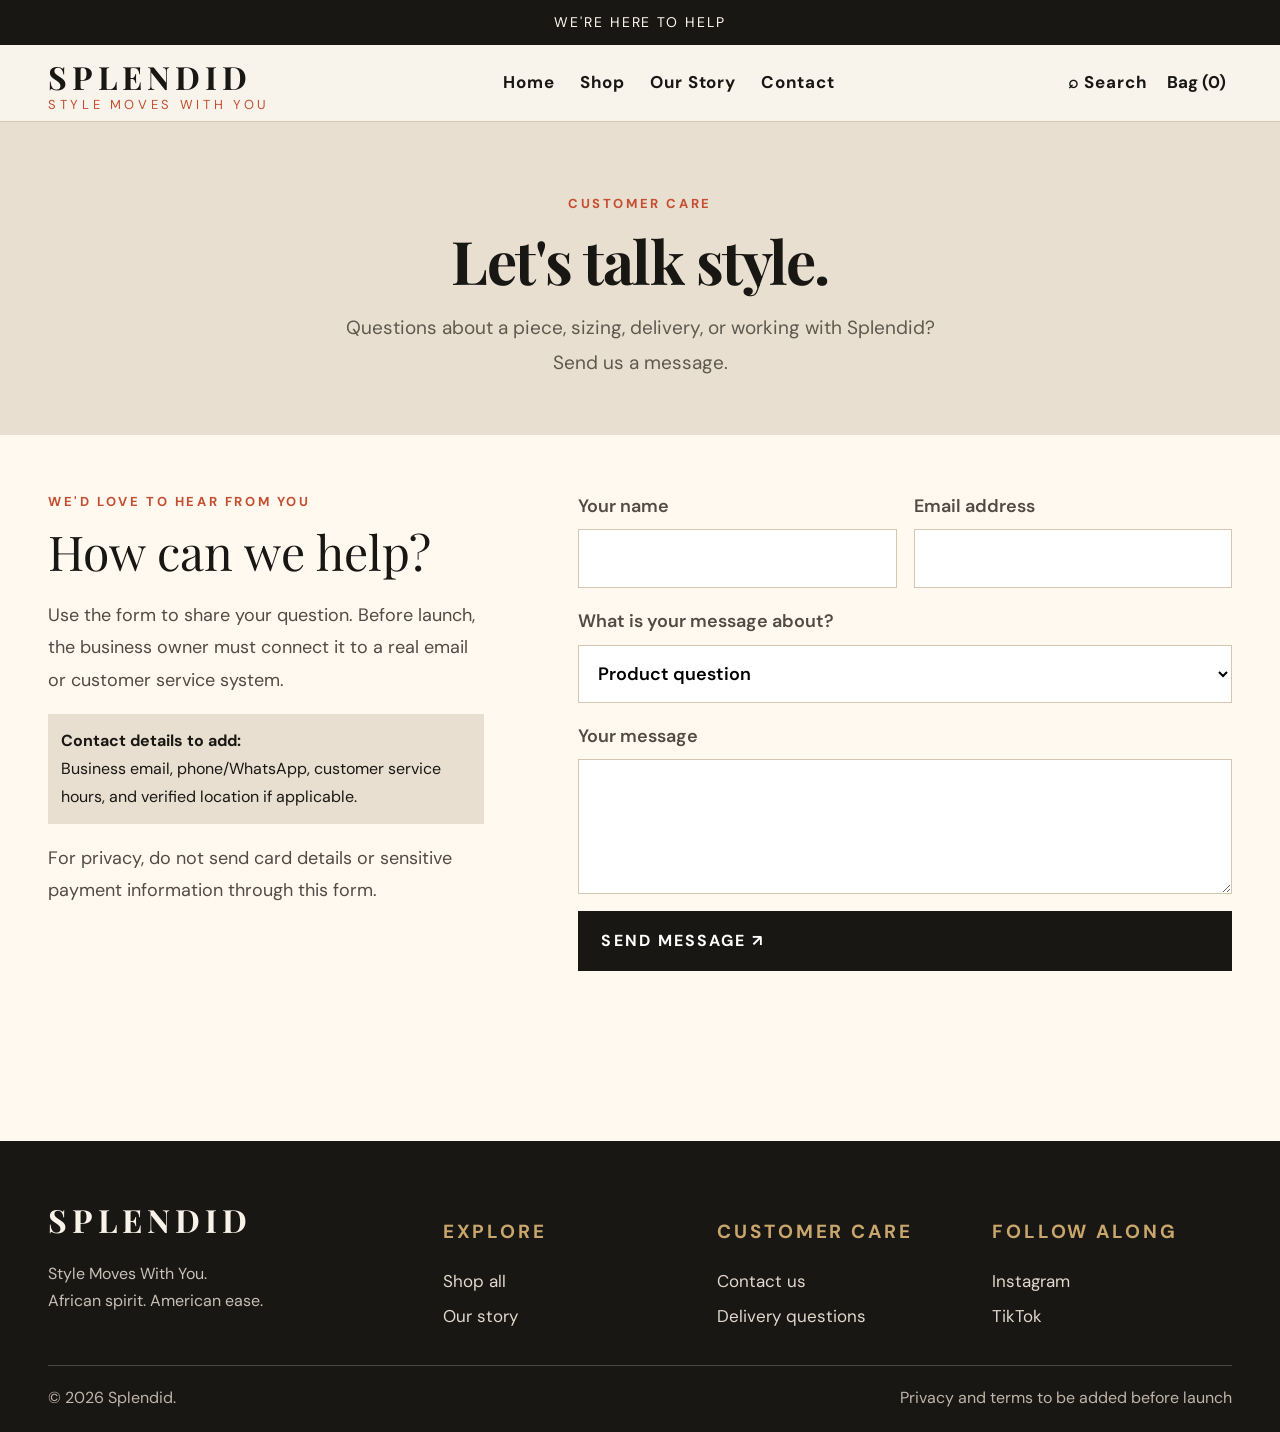
<file: contact.html>
<!doctype html><html lang="en"><head><meta charset="utf-8"><meta name="viewport" content="width=device-width,initial-scale=1"><title>Contact Splendid | Customer Care</title><meta name="description" content="Contact Splendid with questions about products, sizing, orders, or the collection."><meta name="robots" content="index,follow"><link rel="stylesheet" href="assets/style.css?v=20261111e"><script defer src="assets/app.js?v=20261111e"></script><script defer src="assets/site.js"></script></head><body><div class="announcement">WE'RE HERE TO HELP</div><header class="header"><nav class="nav"><button class="menu-toggle" aria-label="Open navigation">☰</button><a class="logo" href="index.html">SPLENDID<small>STYLE MOVES WITH YOU</small></a><div class="navlinks"><a href="index.html">Home</a><a href="shop.html">Shop</a><a href="about.html">Our Story</a><a href="contact.html">Contact</a></div><div class="navtools"><a href="shop.html">⌕ Search</a><button data-open-cart>Bag (<span data-cart-count>0</span>)</button></div></nav><div class="mobile-menu"><a href="index.html">Home</a><a href="shop.html">Shop all</a><a href="about.html">Our story</a><a href="contact.html">Contact</a></div></header><main><section class="page-hero"><div class="eyebrow">Customer care</div><h1 class="page-title">Let's talk style.</h1><p>Questions about a piece, sizing, delivery, or working with Splendid? Send us a message.</p></section><section class="container contact-layout"><div class="contact-copy"><div class="eyebrow">We'd love to hear from you</div><h2>How can we help?</h2><p class="muted">Use the form to share your question. Before launch, the business owner must connect it to a real email or customer service system.</p><div class="notice"><strong>Contact details to add:</strong><br>Business email, phone/WhatsApp, customer service hours, and verified location if applicable.</div><p class="muted" style="font-size:12px">For privacy, do not send card details or sensitive payment information through this form.</p></div><div><form class="contact-form" data-contact-form><div class="field"><label for="name">Your name</label><input id="name" name="name" autocomplete="name" required></div><div class="field"><label for="email">Email address</label><input id="email" name="email" type="email" autocomplete="email" required></div><div class="field full"><label for="topic">What is your message about?</label><select id="topic" name="topic"><option>Product question</option><option>Sizing and fit</option><option>Delivery or returns</option><option>Order support</option><option>Partnership</option><option>Other</option></select></div><div class="field full"><label for="message">Your message</label><textarea id="message" name="message" required></textarea></div><div class="field full"><button class="button" type="submit">Send message ↗</button><p class="form-note" data-form-note aria-live="polite"></p></div></form></div></section></main><footer class="footer"><div class="container"><div class="footer-main"><div class="footer-brand"><a class="logo" href="index.html">SPLENDID</a><p>Style Moves With You.<br>African spirit. American ease.</p></div><div><h4>Explore</h4><div class="footer-links"><a href="shop.html">Shop all</a><a href="about.html">Our story</a></div></div><div><h4>Customer care</h4><div class="footer-links"><a href="contact.html">Contact us</a><a href="contact.html">Delivery questions</a></div></div><div><h4>Follow along</h4><div class="footer-links"><a href="#">Instagram</a><a href="#">TikTok</a></div></div></div><div class="footer-bottom"><span>© <span data-year>2026</span> Splendid.</span><span>Privacy and terms to be added before launch</span></div></div></footer><div class="cart-panel" data-cart-panel role="dialog" aria-modal="true" aria-label="Shopping bag"><div class="cart-inner"><div class="cart-head"><h2>Your bag</h2><button class="cart-close" data-close-cart>×</button></div><div data-cart-items></div><div class="cart-total"><span>Subtotal</span><span data-cart-total>₦0</span></div><p class="cart-note">Demo only. Checkout is not connected.</p></div></div></body></html>
</file>
<file: assets/style.css>
@import url('https://fonts.googleapis.com/css2?family=DM+Sans:wght@400;500;600;700&family=Playfair+Display:wght@500;600;700&display=swap');
:root{--ink:#20201e;--paper:#f8f4ec;--white:#fffdf8;--clay:#b9573d;--gold:#c9a66b;--olive:#606b4c;--muted:#706d65;--line:#e3dbce;--serif:'Playfair Display',Georgia,serif;--sans:'DM Sans',Arial,sans-serif}*{box-sizing:border-box}html{scroll-behavior:smooth}body{margin:0;background:var(--paper);color:var(--ink);font-family:var(--sans);line-height:1.55}img{display:block;width:100%;object-fit:cover}a{color:inherit;text-decoration:none}button,input,select,textarea{font:inherit}button,.button{cursor:pointer}.announcement{background:var(--ink);color:#fff8ed;text-align:center;font-size:11px;letter-spacing:.14em;text-transform:uppercase;padding:10px 14px}.header{position:sticky;top:0;z-index:10;background:rgba(248,244,236,.96);backdrop-filter:blur(10px);border-bottom:1px solid var(--line)}.nav{max-width:1240px;margin:auto;min-height:76px;padding:0 28px;display:flex;align-items:center;justify-content:space-between;gap:20px}.logo{font:600 27px var(--serif);letter-spacing:.15em}.logo small{display:block;font:10px var(--sans);letter-spacing:.28em;text-align:center;color:var(--clay);margin-top:-5px}.navlinks,.navtools{display:flex;align-items:center;gap:25px;font-size:12px;letter-spacing:.06em}.navlinks a:hover,.footer a:hover{color:var(--clay)}.navtools{gap:14px}.navtools button{border:0;background:none;color:var(--ink)}.menu-toggle{display:none;border:0;background:none;font-size:23px}.mobile-menu{display:none;padding:12px 25px 22px;gap:16px}.container{max-width:1240px;margin:auto;padding-left:28px;padding-right:28px}.eyebrow{font-size:10px;letter-spacing:.2em;text-transform:uppercase;color:var(--clay);font-weight:700}.hero{display:grid;grid-template-columns: .9fr 1.1fr;min-height:590px;background:#e8dfd0}.hero-copy{padding:clamp(36px,7vw,100px);display:flex;flex-direction:column;align-items:flex-start;justify-content:center}.hero h1{font:600 clamp(45px,6vw,78px)/1.04 var(--serif);letter-spacing:-.04em;margin:18px 0}.hero p{max-width:400px;color:#514e48;font-size:15px;margin:0 0 26px}.hero-image{min-height:520px;position:relative}.hero-image img{height:100%;position:absolute;inset:0}.button{display:inline-flex;align-items:center;gap:22px;background:var(--ink);color:#fffaf2;padding:14px 20px;font-size:11px;text-transform:uppercase;letter-spacing:.13em;border:1px solid var(--ink);transition:.2s}.button:hover{background:var(--clay);border-color:var(--clay)}.button.light{background:var(--paper);color:var(--ink);border-color:var(--paper)}.section{padding-top:76px;padding-bottom:24px}.section-head{display:flex;justify-content:space-between;align-items:end;gap:20px;margin-bottom:25px}.section-head h2,.page-title{font:600 clamp(32px,4vw,48px)/1.12 var(--serif);margin:8px 0 0;letter-spacing:-.025em}.text-link{font-size:12px;border-bottom:1px solid var(--clay);padding-bottom:5px}.categories{display:grid;grid-template-columns:repeat(4,1fr);gap:14px}.category-card{position:relative;min-height:320px;overflow:hidden;background:#ddd}.category-card img{height:320px;transition:transform .5s}.category-card:hover img{transform:scale(1.04)}.category-label{position:absolute;inset:auto 0 0;padding:40px 18px 18px;color:white;background:linear-gradient(transparent,rgba(0,0,0,.72));display:flex;flex-direction:column;font-size:11px;gap:4px}.category-label strong{font:24px var(--serif)}.product-grid{display:grid;grid-template-columns:repeat(4,minmax(0,1fr));gap:18px}.product-card{min-width:0}.product-image{position:relative;background:#e8e1d5;overflow:hidden;aspect-ratio:3/4}.product-image img{height:100%;transition:transform .4s}.product-card:hover .product-image img{transform:scale(1.035)}.tag{position:absolute;left:10px;top:10px;background:var(--paper);padding:5px 8px;font-size:9px;text-transform:uppercase;letter-spacing:.1em}.product-meta{padding:11px 0}.product-meta h3{font-size:13px;font-weight:500;margin:0 0 4px}.product-meta p{font-size:12px;color:var(--muted);margin:0}.editorial{display:grid;grid-template-columns:1.05fr .95fr;background:var(--olive);color:white;min-height:380px}.editorial img{height:100%;min-height:380px}.editorial-copy{padding:clamp(30px,6vw,76px);display:flex;flex-direction:column;align-items:flex-start;justify-content:center}.editorial-copy h2{font:600 clamp(35px,4.5vw,58px)/1.08 var(--serif);margin:14px 0}.editorial-copy p{max-width:400px;color:#f1eee6;font-size:14px;margin:0 0 22px}.benefits{display:grid;grid-template-columns:repeat(4,1fr);border-top:1px solid var(--line);border-bottom:1px solid var(--line)}.benefit{padding:23px 15px;border-right:1px solid var(--line)}.benefit:last-child{border:0}.benefit strong,.benefit span{display:block}.benefit strong{font:18px var(--serif)}.benefit span{font-size:11px;color:var(--muted);margin-top:4px}.newsletter{display:flex;justify-content:space-between;align-items:center;gap:25px;background:#e9dfd0;padding:30px}.newsletter h3{font:26px var(--serif);margin:0 0 5px}.newsletter-form{display:flex;max-width:460px;width:100%}.newsletter-form input{min-width:0;flex:1;background:transparent;border:0;border-bottom:1px solid #a99c8a;padding:12px 4px;outline:none}.newsletter-form button{border:0;background:var(--ink);color:white;padding:0 16px;font-size:11px;text-transform:uppercase;letter-spacing:.1em}.footer{background:var(--ink);color:#f8f2e8;margin-top:70px;padding:55px 0 20px}.footer-main{display:grid;grid-template-columns:1.5fr repeat(3,1fr);gap:35px}.footer-brand p{font-size:12px;color:#c7c0b5}.footer h4{font-size:10px;text-transform:uppercase;letter-spacing:.15em;color:#c9a66b}.footer-links{display:grid;gap:9px;font-size:12px;color:#e1d9cc}.footer-bottom{border-top:1px solid #4a4842;margin-top:35px;padding-top:18px;display:flex;justify-content:space-between;gap:15px;color:#bdb5a8;font-size:10px}.page-hero{padding:70px 28px 55px;text-align:center;background:#e9dfd0}.page-hero p{max-width:600px;margin:14px auto 0;color:#5e594f}.shop-tools{display:flex;justify-content:space-between;align-items:center;gap:15px;margin:28px 0}.filters{display:flex;gap:8px;flex-wrap:wrap}.filter-btn{background:transparent;border:1px solid var(--line);padding:9px 13px;font-size:11px}.filter-btn.active,.filter-btn:hover{background:var(--ink);color:white;border-color:var(--ink)}select{background:var(--paper);border:1px solid var(--line);padding:10px;font-size:11px}.shop-grid{padding-bottom:60px}.product-detail{display:grid;grid-template-columns:1.05fr .95fr;gap:7%;padding-top:55px;padding-bottom:65px}.product-detail-image{aspect-ratio:4/5;background:#e7dfd3}.product-detail-image img{height:100%}.product-detail-copy{padding-top:25px}.product-detail-copy h1{font:600 clamp(34px,4vw,50px)/1.1 var(--serif);margin:12px 0}.price{font-size:16px;margin:12px 0 22px}.muted{color:var(--muted)}.option-label{font-size:11px;text-transform:uppercase;letter-spacing:.1em;margin:25px 0 9px}.swatches,.sizes{display:flex;gap:8px;flex-wrap:wrap}.swatch,.size-btn{border:1px solid var(--line);background:transparent;padding:10px 13px;font-size:12px}.swatch.active,.size-btn.active{border-color:var(--ink);outline:1px solid var(--ink)}.quantity-row{display:flex;gap:10px;margin:22px 0}.quantity-row input{width:68px;padding:12px;border:1px solid var(--line);background:transparent}.product-detail-copy .button{flex:1;justify-content:center}.about-intro{display:grid;grid-template-columns:1fr 1fr;gap:55px;align-items:center;padding-top:65px;padding-bottom:65px}.about-intro img{height:520px}.about-copy h2{font:600 clamp(36px,4vw,54px)/1.1 var(--serif);margin:12px 0 20px}.about-copy p{color:#5f5a52;font-size:14px}.values{display:grid;grid-template-columns:repeat(4,1fr);gap:14px;padding-bottom:50px}.value-card{padding:23px;background:#e9dfd0;min-height:145px}.value-card h3{font:22px var(--serif);margin:0 0 8px}.value-card p{font-size:12px;color:#625c52;margin:0}.contact-layout{display:grid;grid-template-columns:.8fr 1.2fr;gap:8%;padding-top:55px;padding-bottom:65px}.contact-copy h2{font:42px var(--serif);margin:10px 0}.contact-form{display:grid;grid-template-columns:1fr 1fr;gap:17px}.field{display:grid;gap:7px;font-size:11px}.field.full{grid-column:1/-1}.field input,.field select,.field textarea{width:100%;padding:13px;border:1px solid var(--line);background:var(--white);outline-color:var(--clay)}.field textarea{min-height:135px;resize:vertical}.form-note{font-size:12px;color:var(--olive);margin-top:12px}.notice{padding:13px;background:#e9dfd0;font-size:12px;margin:15px 0}.empty-state{padding:35px;text-align:center;color:var(--muted)}.sr-only{position:absolute;width:1px;height:1px;padding:0;margin:-1px;overflow:hidden;clip:rect(0,0,0,0);white-space:nowrap;border:0}.cart-panel{position:fixed;z-index:30;inset:0;background:#0007;display:none;justify-content:flex-end}.cart-panel.open{display:flex}.cart-inner{width:min(430px,100%);height:100%;background:var(--paper);padding:25px;overflow:auto}.cart-head{display:flex;justify-content:space-between;align-items:center;border-bottom:1px solid var(--line);padding-bottom:14px}.cart-head h2{font:28px var(--serif);margin:0}.cart-close{border:0;background:none;font-size:25px}.cart-item{display:grid;grid-template-columns:70px 1fr auto;gap:12px;padding:15px 0;border-bottom:1px solid var(--line);font-size:12px}.cart-item img{height:90px}.cart-total{display:flex;justify-content:space-between;margin:20px 0;font-weight:700}.cart-note{font-size:11px;color:var(--muted)}
@media(max-width:800px){.nav{min-height:66px;padding:0 17px}.menu-toggle{display:block}.navlinks{display:none}.mobile-menu.open{display:grid}.navtools{gap:10px}.logo{font-size:23px}.container{padding-left:17px;padding-right:17px}.hero{grid-template-columns:1fr}.hero-copy{padding:42px 25px}.hero-image{min-height:430px;position:relative}.hero-image img{position:absolute}.categories{grid-template-columns:repeat(2,1fr);gap:10px}.category-card,.category-card img{min-height:250px;height:250px}.product-grid{grid-template-columns:repeat(2,minmax(0,1fr));gap:18px 11px}.section{padding-top:52px}.section-head h2{font-size:33px}.editorial{grid-template-columns:1fr}.editorial img{min-height:300px;height:300px}.editorial-copy{padding:34px 25px}.benefits{grid-template-columns:repeat(2,1fr)}.benefit:nth-child(2){border-right:0}.benefit:nth-child(-n+2){border-bottom:1px solid var(--line)}.newsletter{align-items:flex-start;flex-direction:column;padding:25px 18px}.footer-main{grid-template-columns:repeat(2,1fr);gap:25px}.footer-bottom{flex-direction:column}.page-hero{padding:48px 18px}.product-detail{grid-template-columns:1fr;gap:20px;padding-top:25px}.product-detail-copy{padding-top:0}.about-intro{grid-template-columns:1fr;gap:25px;padding-top:35px}.about-intro img{height:400px}.values{grid-template-columns:repeat(2,1fr)}.contact-layout{grid-template-columns:1fr;gap:25px;padding-top:35px}.shop-tools{align-items:flex-start;flex-direction:column}.shop-tools select{width:100%}}
@media(max-width:420px){.navtools a{display:none}.hero h1{font-size:49px}.section-head{align-items:flex-start;flex-direction:column}.category-card,.category-card img{height:220px;min-height:220px}.contact-form{grid-template-columns:1fr}.field.full{grid-column:auto}.footer-main{gap:20px}.product-detail-copy h1{font-size:36px}}
/* SPLENDID: BOLDER FONTS & BRIGHTER EXISTING COLOURS */

:root {
  --ink: #20201E;
  --paper: #FBF7F0;
  --white: #FFFDF8;
  --clay: #C65F43;
  --gold: #D5AE65;
  --olive: #727D58;
  --muted: #57534C;
  --line: #DED4C5;
}

/* Stronger typography */
body {
  font-size: 16px;
  line-height: 1.7;
  color: var(--ink);
}

.hero h1,
.section-head h2,
.page-title,
.product-detail-copy h1,
.about-copy h2 {
  font-weight: 700;
}

/* More visible navigation */
.navlinks,
.navtools {
  font-size: 14px;
  font-weight: 600;
}

.logo {
  font-weight: 700;
}

/* Clearer supporting text */
.hero p,
.page-hero p,
.about-copy p,
.editorial-copy p {
  font-size: 16px;
  line-height: 1.75;
}

/* Bolder buttons */
.button {
  font-size: 12px;
  font-weight: 700;
  min-height: 48px;
  background: var(--ink);
  color: #FFFFFF;
}

.button:hover {
  background: var(--clay);
  border-color: var(--clay);
}

/* More readable category labels */
.category-label strong {
  font-weight: 700;
}

.category-label {
  font-size: 13px;
}


/* Clear, readable product names and prices */
.product-meta h3 {
  font-size: 15px;
  font-weight: 700;
  line-height: 1.4;
  margin-bottom: 6px;
  overflow-wrap: anywhere;
}

.product-meta p,
.price {
  font-size: 15px;
  font-weight: 700;
  line-height: 1.4;
  margin-top: 0;
}

/* Keep product names and prices readable on phones */
@media (max-width: 420px) {
  .product-meta h3 {
    font-size: 13px;
  }

  .product-meta p,
  .price {
    font-size: 13px;
  }
}


.tag,
.eyebrow {
  font-weight: 700;
}

/* Stronger links and form labels */
.text-link,
.field {
  font-size: 14px;
  font-weight: 600;
}

.field input,
.field select,
.field textarea {
  font-size: 16px;
}

/* Improve readability on smaller phones */
@media (max-width: 420px) {
  .hero h1 {
    font-size: 47px;
    font-weight: 700;
  }

  .hero p {
    font-size: 16px;
  }

  .product-meta h3 {
    font-size: 14px;
  }

  .navtools {
    font-size: 13px;
  }
}

/* SPLENDID — CLEARER FONTS & MORE VISIBLE COLOURS */

:root {
  --ink: #191714;
  --paper: #FFF9F0;
  --white: #FFFFFF;
  --clay: #C34E30;
  --gold: #E0B451;
  --olive: #77834E;
  --muted: #514B43;
  --line: #D6C7B3;
}

body {
  color: var(--ink);
  font-size: 16px;
  line-height: 1.7;
}

h1, h2, h3, h4,
.hero h1,
.section-head h2,
.page-title,
.product-detail-copy h1 {
  color: var(--ink);
  font-weight: 700;
}

p, li, label {
  color: var(--muted);
}

.navlinks a,
.navtools,
.logo,
.product-meta h3,
.product-meta .price {
  font-weight: 700;
}

.hero p,
.page-hero p,
.about-copy p,
.editorial-copy p {
  font-size: 16px;
  line-height: 1.8;
}

.button {
  background-color: var(--ink);
  color: #FFFFFF;
  font-weight: 700;
}

.button:hover {
  background-color: var(--clay);
  border-color: var(--clay);
}

.eyebrow,
.tag,
.category-label {
  font-weight: 700;
}

/* Splendid mobile shop layout fix */
.shop-grid .product-grid {
  display: grid;
  grid-template-columns: repeat(2, minmax(0, 1fr));
  gap: 24px 12px;
  align-items: start;
}

.shop-grid .product-card {
  min-width: 0;
  height: auto;
}

.shop-grid .product-image {
  display: block;
  width: 100%;
  overflow: hidden;
}

.shop-grid .product-meta {
  display: block;
  position: static;
  height: auto;
  padding: 8px 0 0;
  overflow-wrap: anywhere;
}

.shop-grid .product-meta h3 {
  position: static;
  margin: 0 0 6px;
  line-height: 1.4;
  font-size: 14px;
}

.shop-grid .product-meta p {
  position: static;
  margin: 0;
  line-height: 1.4;
  font-size: 14px;
}

.shop-grid > .notice {
  clear: both;
  margin-top: 28px;
  line-height: 1.6;
}

@media (min-width: 801px) {
  .shop-grid .product-grid {
    grid-template-columns: repeat(4, minmax(0, 1fr));
  }
}


/* Readability improvements: larger text throughout the site */
body{font-size:17px;line-height:1.65}
.announcement{font-size:13px}
.navlinks,.navtools{font-size:14px}
.logo small{font-size:11px}
.eyebrow{font-size:12px}
.button{font-size:13px}
.text-link{font-size:14px}
.category-label{font-size:13px}
.category-label strong{font-size:26px}
.product-meta h3{font-size:15px;line-height:1.45}
.product-meta p{font-size:14px}
.tag{font-size:11px}
.benefit span,.footer-brand p,.footer-links,.footer-bottom{font-size:14px}
.footer h4{font-size:12px}
.page-hero p,.editorial-copy p,.about-copy p{font-size:16px;line-height:1.7}
.filter-btn,select{font-size:13px}
.product-detail-copy h1{font-size:clamp(38px,4.4vw,54px)}
.product-detail-copy .price{font-size:19px}
.product-description{font-size:16px;line-height:1.75}
.product-colour-note{margin:14px 0 18px;padding:12px 14px;background:#e9dfd0;color:var(--ink);font-size:15px;line-height:1.6;border-left:3px solid var(--olive)}
.option-label{font-size:13px}
.swatch,.size-btn{font-size:14px}
.field{font-size:13px}
.field input,.field select,.field textarea{font-size:15px}
.notice,.form-note,.cart-note{font-size:14px}
.cart-item{font-size:14px}
.cart-note{line-height:1.6}
@media(max-width:800px){
  body{font-size:16px}
  .navlinks,.navtools{font-size:14px}
  .hero p{font-size:16px}
  .product-meta h3{font-size:15px}
  .product-meta p{font-size:14px}
  .product-detail-copy h1{font-size:clamp(36px,8vw,46px)}
  .product-description{font-size:16px}
  .product-colour-note{font-size:15px}
  .button{font-size:13px}
}


/* Mobile-first readability and layout correction */
body{font-size:18px;line-height:1.75}
p,li{font-size:17px;line-height:1.75}
.announcement{font-size:14px}
.navlinks,.navtools{font-size:15px}
.hero p,.page-hero p,.editorial-copy p,.about-copy p{font-size:18px;line-height:1.8}
.product-meta h3{font-size:17px;line-height:1.5}
.product-meta p{font-size:16px}
.product-detail-copy h1{font-size:clamp(40px,5vw,58px);line-height:1.12}
.product-detail-copy .price{font-size:21px}
.product-description{font-size:18px;line-height:1.8}
.product-colour-note{font-size:17px;line-height:1.75;padding:14px 16px}
.option-label{font-size:15px}
.swatch,.size-btn{font-size:16px;padding:12px 15px}
.button{font-size:15px;padding:16px 20px}
.notice,.form-note,.cart-note{font-size:16px;line-height:1.7}
.field{font-size:15px}
.field input,.field select,.field textarea{font-size:17px}
.footer-links,.footer-brand p,.footer-bottom,.benefit span{font-size:15px}

/* Treat narrow desktop-mode phone browsers as mobile layouts too */
@media(max-width:1100px){
  .nav{padding-left:18px;padding-right:18px}
  .navlinks{display:none}
  .menu-toggle{display:block}
  .mobile-menu.open{display:grid}
  .product-detail{grid-template-columns:minmax(0,1fr);gap:24px}
  .product-detail-image{max-width:720px;margin:0 auto;width:100%}
  .product-detail-copy{max-width:720px;width:100%;margin:0 auto;padding-top:0}
  .container{padding-left:20px;padding-right:20px}
  .product-detail-copy h1{font-size:clamp(40px,6vw,56px)}
  .product-description{font-size:18px}
  .product-colour-note{font-size:17px}
}
@media(max-width:600px){
  body{font-size:18px}
  p,li{font-size:17px}
  .container{padding-left:16px;padding-right:16px}
  .product-detail{padding-top:18px;padding-bottom:40px}
  .product-detail-copy h1{font-size:38px}
  .product-detail-copy .price{font-size:21px}
  .product-description{font-size:18px}
  .product-colour-note{font-size:17px}
  .option-label{font-size:15px}
  .swatch,.size-btn{font-size:16px}
  .button{font-size:15px}
}


/* Site-wide typography enlargement — all pages and sections */
html{font-size:20px}
body{font-size:20px!important;line-height:1.8!important}
body :is(p,li,dd,dt,label,legend,figcaption,blockquote){font-size:18px!important;line-height:1.8!important}
body :is(a,button,input,select,textarea){font-size:17px!important;line-height:1.5!important}
body :is(h1,h2,h3,h4,h5,h6){line-height:1.2!important}
body h1{font-size:clamp(38px,5vw,60px)!important}
body h2{font-size:clamp(32px,4.2vw,48px)!important}
body h3{font-size:25px!important}
body h4{font-size:19px!important}
body .logo{font-size:32px!important}
body .logo small{font-size:13px!important}
body .announcement{font-size:14px!important}
body .eyebrow,body .tag{font-size:13px!important}
body .navlinks,body .navtools{font-size:16px!important}
body .hero p,body .page-hero p,body .editorial-copy p,body .about-copy p{font-size:19px!important;line-height:1.85!important}
body .category-label{font-size:16px!important}
body .category-label strong{font-size:29px!important}
body .product-meta h3{font-size:18px!important;line-height:1.5!important}
body .product-meta p{font-size:17px!important}
body .button,body button.button{font-size:16px!important;padding:17px 22px}
body .filter-btn,body select{font-size:16px!important;padding:12px 15px}
body .field{font-size:16px!important}
body .field input,body .field select,body .field textarea{font-size:18px!important;padding:15px}
body .option-label{font-size:16px!important}
body .swatch,body .size-btn{font-size:17px!important;padding:13px 16px}
body .product-detail-copy h1{font-size:clamp(40px,5vw,60px)!important}
body .product-detail-copy .price{font-size:23px!important}
body .product-description{font-size:19px!important;line-height:1.85!important}
body .product-colour-note{font-size:18px!important;line-height:1.8!important}
body .notice,body .form-note,body .cart-note{font-size:16px!important;line-height:1.75!important}
body .footer-links,body .footer-brand p,body .footer-bottom,body .benefit span{font-size:16px!important;line-height:1.7!important}
@media(max-width:800px){
  html{font-size:19px}
  body{font-size:19px!important;line-height:1.8!important}
  body :is(p,li,dd,dt,label,legend,figcaption,blockquote){font-size:18px!important}
  body :is(a,button,input,select,textarea){font-size:17px!important}
  body h1{font-size:40px!important}
  body h2{font-size:34px!important}
  body h3{font-size:24px!important}
  body .navtools{font-size:15px!important}
  body .hero p,body .page-hero p,body .editorial-copy p,body .about-copy p{font-size:18px!important}
  body .product-meta h3{font-size:18px!important}
  body .product-meta p{font-size:17px!important}
  body .product-detail-copy h1{font-size:40px!important}
  body .product-description{font-size:19px!important}
  body .product-colour-note{font-size:18px!important}
  body .footer-links,body .footer-brand p,body .footer-bottom{font-size:16px!important}
}


/* Clear and remove cart controls */
.cart-actions{display:flex;justify-content:flex-end;margin:0 0 16px}
.cart-clear,.cart-remove{font-size:16px!important;min-height:42px;padding:9px 14px;border:1px solid var(--ink);background:transparent;color:var(--ink);cursor:pointer;text-decoration:none}
.cart-remove{margin-top:8px}
.cart-clear:hover,.cart-remove:hover{background:var(--ink);color:#fff}
.cart-close{min-width:44px;min-height:44px;font-size:28px!important;cursor:pointer;touch-action:manipulation}
</file>
